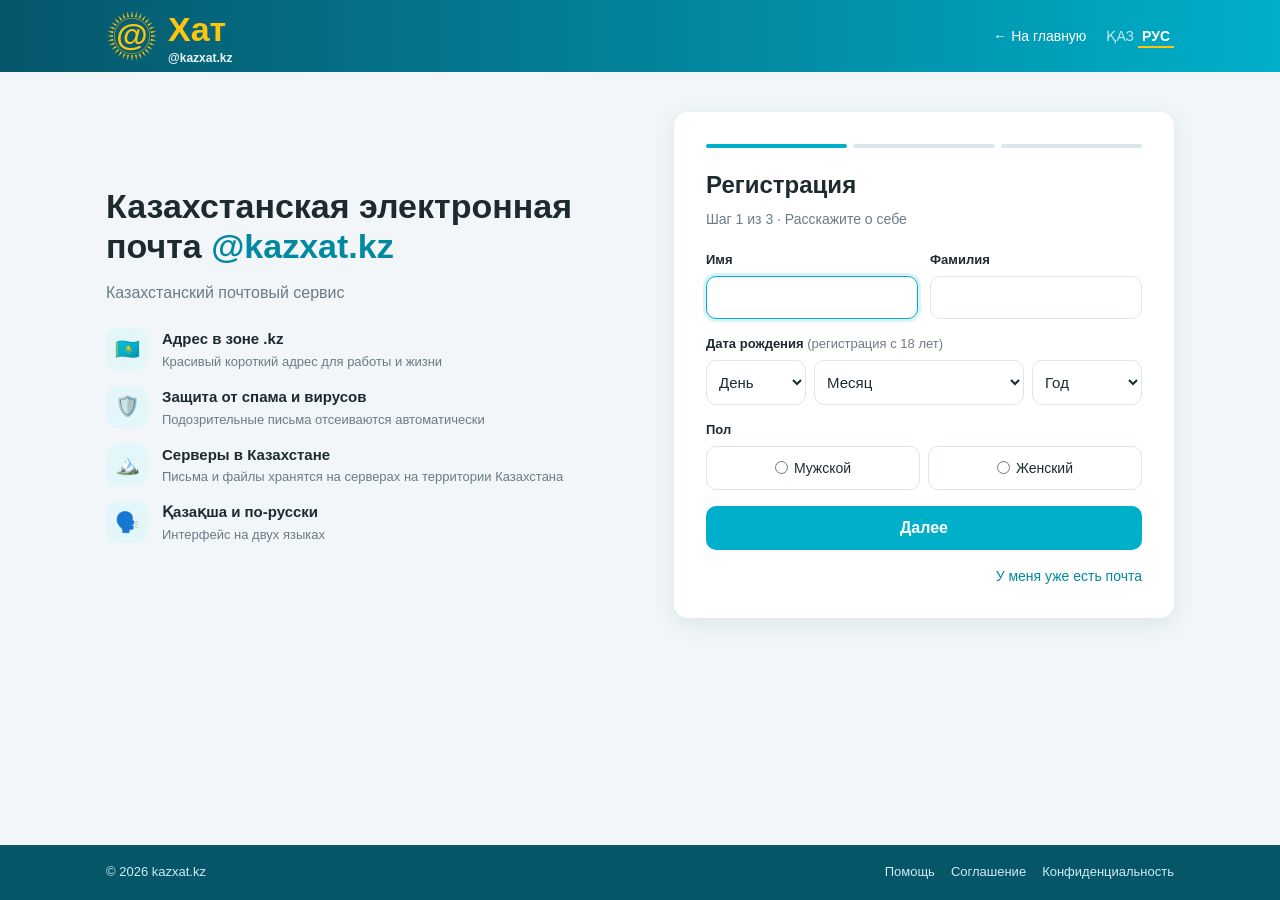
<file: auth.html>
<!DOCTYPE html>
<html lang="ru">
<head>
<meta charset="UTF-8">
<meta name="viewport" content="width=device-width, initial-scale=1">
<script src="lang.js"></script>
<title>Хат.Почта — вход и регистрация</title>
<style>
  :root{
    --blue:#00AFCA; --blue-dark:#0089a0; --blue-deep:#06566a;
    --gold:#FEC50C; --gold-dark:#d9a400;
    --bg:#f2f6f8; --card:#fff; --text:#1d2a30; --muted:#6b7c85; --line:#dde6ea;
    --red:#d63b3b; --green:#1e9e55; --radius:14px;
  }
  *{box-sizing:border-box;margin:0;padding:0}
  body{font-family:-apple-system,"Segoe UI",Roboto,Arial,sans-serif;background:var(--bg);color:var(--text);font-size:15px;line-height:1.45;min-height:100vh;display:flex;flex-direction:column}
  a{color:var(--blue-dark);text-decoration:none}
  a:hover{text-decoration:underline}
  a.btn:hover{text-decoration:none}
  .wrap{max-width:1100px;margin:0 auto;padding:0 16px;width:100%}

  /* Шапка как на главной */
  header{background:linear-gradient(90deg,var(--blue-deep),var(--blue));color:#fff}
  .top{display:flex;align-items:center;height:72px;gap:20px}
  .logo{display:flex;align-items:center;gap:10px;font-weight:800;font-size:34px;color:var(--gold)}
  .logo:hover{text-decoration:none}
  .logo small{display:block;font-size:12px;font-weight:600;color:#e6f7fb;margin-top:-4px}
  .logo-mark{width:52px;height:52px;flex:none}
  .logo-mark .rays{transform-origin:50px 50px;animation:spin 40s linear infinite}
  @keyframes spin{to{transform:rotate(360deg)}}
  .top-right{margin-left:auto;display:flex;align-items:center;gap:16px;font-size:14px}
  .top-right a{color:#fff}
  .lang a{opacity:.75;padding:2px 4px}
  .lang a.on{opacity:1;font-weight:700;border-bottom:2px solid var(--gold)}

  /* Основная часть */
  main{flex:1;display:flex;align-items:flex-start;justify-content:center;padding:40px 0}
  .layout{display:grid;grid-template-columns:1fr 500px;gap:48px;align-items:center}
  .promo h1{font-size:34px;line-height:1.2;margin-bottom:14px}
  .promo h1 span{color:var(--blue-dark)}
  .promo p{color:var(--muted);font-size:16px;margin-bottom:24px;max-width:460px}
  .perks{list-style:none;display:grid;gap:14px}
  .perks li{display:flex;gap:14px;align-items:flex-start}
  .perks .ico{width:42px;height:42px;border-radius:12px;background:#e3f6fa;display:grid;place-items:center;font-size:20px;flex:none}
  .perks b{display:block}
  .perks small{color:var(--muted);font-size:13px}

  .card{background:var(--card);border-radius:var(--radius);box-shadow:0 6px 24px rgba(6,86,106,.10);padding:32px}
  .view{display:none}
  .view.on{display:block;animation:fade .25s}
  @keyframes fade{from{opacity:0;transform:translateY(6px)}to{opacity:1;transform:none}}
  .card h2{font-size:24px;margin-bottom:6px}
  .card .sub{color:var(--muted);font-size:14px;margin-bottom:22px}

  /* Поля */
  .field{margin-bottom:16px}
  .field label{display:block;font-size:13px;font-weight:600;margin-bottom:6px}
  .input{display:flex;align-items:center;border:1.5px solid var(--line);border-radius:10px;background:#fff;transition:border-color .15s,box-shadow .15s}
  .input:focus-within{border-color:var(--blue);box-shadow:0 0 0 3px rgba(0,175,202,.15)}
  .input.err{border-color:var(--red)}
  .input.ok{border-color:var(--green)}
  .input input,.input select{flex:1;min-width:0;border:none;outline:none;background:transparent;padding:12px 14px;font-size:15px;color:var(--text)}
  .input .prefix{padding-left:14px;font-weight:700;color:var(--text)}
  .input .prefix+input{padding-left:8px}
  .input .suffix{padding-right:14px;color:var(--muted);font-weight:600;white-space:nowrap}
  .input .eye{border:none;background:none;cursor:pointer;padding:0 12px;font-size:17px;opacity:.6}
  .input .eye:hover{opacity:1}
  .row2{display:grid;grid-template-columns:1fr 1fr;gap:12px}
  .row3{display:grid;grid-template-columns:100px 1fr 110px;gap:8px}
  .row2>*,.row3>*{min-width:0}
  .input select{padding:12px 8px;cursor:pointer}
  .input textarea{flex:1;min-width:0;border:none;outline:none;background:transparent;padding:12px 14px;font:inherit;color:var(--text);resize:vertical;min-height:110px}
  .err-box{background:#fdecec;color:#a42a2a;border-radius:10px;padding:10px 12px;font-size:13px;margin-bottom:14px}
  .err-box:empty{display:none}
  .hint{font-size:12px;margin-top:5px;color:var(--muted);min-height:16px}
  .hint.err{color:var(--red)}
  .hint.ok{color:var(--green)}
  .sugg{display:flex;flex-wrap:wrap;gap:6px;margin-top:6px}
  .sugg button{border:1px dashed var(--blue);background:#f1fbfd;color:var(--blue-deep);border-radius:20px;padding:4px 10px;font-size:12px;cursor:pointer}
  .sugg button:hover{background:#e0f6fa}
  .seg{display:flex;gap:8px}
  .seg label{flex:1;display:flex;align-items:center;justify-content:center;gap:6px;border:1.5px solid var(--line);border-radius:10px;padding:11px;cursor:pointer;font-size:14px;font-weight:500;margin:0}
  .seg input{accent-color:var(--blue)}
  .seg label:has(input:checked){border-color:var(--blue);background:#f1fbfd}

  .strength{height:5px;border-radius:3px;background:var(--line);margin-top:8px;overflow:hidden}
  .strength i{display:block;height:100%;width:0;transition:width .2s,background .2s}

  .check{display:flex;gap:10px;align-items:flex-start;font-size:13px;color:var(--muted);margin:6px 0 18px;cursor:pointer}
  .check input{margin-top:2px;accent-color:var(--blue);width:16px;height:16px}

  .btn{display:block;width:100%;border:none;border-radius:10px;padding:13px;font-size:16px;font-weight:700;cursor:pointer;text-align:center;transition:background .15s}
  .btn-blue{background:var(--blue);color:#fff}
  .btn-blue:hover{background:var(--blue-dark)}
  .btn-blue:disabled{background:#a9dbe4;cursor:not-allowed}
  .btn-gold{background:var(--gold);color:var(--blue-deep)}
  .btn-gold:hover{background:var(--gold-dark)}
  .btn-ghost{background:none;border:1.5px solid var(--line);color:var(--text);margin-top:10px}
  .btn-ghost:hover{border-color:var(--blue)}
  .links{display:flex;justify-content:space-between;align-items:center;font-size:14px;margin-top:16px}
  .links .linkbtn{font-size:14px}
  .divider{display:flex;align-items:center;gap:12px;color:var(--muted);font-size:13px;margin:20px 0}
  .divider::before,.divider::after{content:"";flex:1;height:1px;background:var(--line)}

  .chip{display:inline-flex;align-items:center;gap:8px;background:#f1f9fb;border-radius:20px;padding:6px 6px 6px 12px;font-weight:600;margin-bottom:18px}
  .chip button{border:none;background:#fff;border-radius:14px;padding:3px 10px;font-size:12px;color:var(--blue-dark);cursor:pointer}
  .back{border:none;background:none;color:var(--blue-dark);cursor:pointer;font-size:14px;margin-bottom:14px;padding:0}

  .notice{border-radius:10px;padding:12px 14px;font-size:13px;margin-bottom:16px;display:none}
  .notice.on{display:block}
  .notice.info{background:#fff8dc;color:#7a5a00}
  .notice.err{background:#fdecec;color:#a42a2a}

  .steps{display:flex;gap:6px;margin-bottom:20px}
  .steps i{flex:1;height:4px;border-radius:2px;background:var(--line)}
  .steps i.on{background:var(--blue)}

  /* шаг 3: способ подтверждения */
  .ways{display:grid;gap:8px}
  .field .way{display:flex;gap:12px;align-items:flex-start;border:1.5px solid var(--line);border-radius:12px;padding:11px 14px;cursor:pointer;margin:0!important;font-weight:400!important}
  .way:has(input:checked){border-color:var(--blue);background:#f1fbfd}
  .way input{margin-top:3px;accent-color:var(--blue);flex:none}
  .way b{display:block;font-size:14px}
  .way small{display:block;color:var(--muted);font-size:12.5px;font-weight:400}
  .badge{background:var(--gold);color:var(--blue-deep);font-size:11px;border-radius:8px;padding:1px 7px;margin-left:6px;font-weight:700;vertical-align:1px}
  .cap{display:flex;gap:10px;align-items:center;margin-bottom:8px}
  .cap img{height:64px;width:210px;max-width:65%;border-radius:10px;border:1.5px solid var(--line);background:#f1f9fb;flex:none}
  .linkbtn{border:none;background:none;color:var(--blue-dark);cursor:pointer;font-size:13px;padding:0;text-align:left}
  .linkbtn:hover{text-decoration:underline}
  .linkbtn:disabled{color:var(--muted);cursor:default;text-decoration:none}
  .sub-step{display:none}
  .sub-step.on{display:block}
  .wait{display:flex;align-items:center;gap:10px;color:var(--muted);font-size:14px;margin:16px 0}
  .spin{width:18px;height:18px;border:2.5px solid var(--line);border-top-color:var(--blue);border-radius:50%;animation:rot .9s linear infinite;flex:none}
  @keyframes rot{to{transform:rotate(360deg)}}
  .btn-tg{background:#2aabee;color:#fff}
  .btn-tg:hover{background:#1e96d1}
  .tg-steps{margin:4px 0 6px 18px;font-size:14px;color:var(--text)}
  .tg-steps li{margin:4px 0}
  .small{font-size:12.5px;color:var(--muted);margin-top:10px;word-break:break-all}
  .done-ico{width:64px;height:64px;margin:0 auto 10px;display:block}

  .done{text-align:center}
  .done .big{font-size:56px;margin-bottom:10px}
  .done .addr{display:inline-block;font-size:20px;font-weight:800;color:var(--blue-deep);background:#f1f9fb;border-radius:10px;padding:10px 18px;margin:12px 0 20px}

  /* Соглашение и Политика: широкая карточка без левой колонки */
  .layout.legal-mode{grid-template-columns:1fr;max-width:860px;margin:0 auto}
  .layout.legal-mode .promo{display:none}
  .view.legal h2{font-size:24px;line-height:1.3}
  .view.legal h3{font-size:17px;margin:22px 0 8px;color:var(--blue-deep)}
  .view.legal p{margin:0 0 10px;line-height:1.6}
  .view.legal ul{margin:0 0 10px 22px;line-height:1.6}
  .view.legal li{margin:3px 0}
  /* язык Соглашения и Политики: ҚАЗ или РУС (lang.js ставит <html lang="kk">) */
  html[lang="kk"] .legal-ru{display:none}
  html:not([lang="kk"]) .legal-kk{display:none}
  .rk-table{width:100%;border-collapse:collapse;margin:4px 0 12px;font-size:14px}
  .rk-table th,.rk-table td{border-bottom:1px solid var(--line);padding:9px 10px;text-align:left;vertical-align:top}
  .rk-table th{background:#f1f9fb;color:var(--blue-deep);font-weight:700}
  .about-btns{display:flex;gap:12px;margin:18px 0 6px;flex-wrap:wrap}
  .about-btns .btn{width:auto;flex:1 1 200px}
  #f-rk{margin-top:8px}
  .view.legal .legal-also{margin-top:22px;padding-top:14px;border-top:1px solid var(--line);color:var(--muted)}
  footer{background:var(--blue-deep);color:#cfeaf1;font-size:13px;padding:18px 0}
  footer .wrap{display:flex;justify-content:space-between;flex-wrap:wrap;gap:12px}
  footer a{color:#cfeaf1;margin-left:16px}

  @media(max-width:880px){
    .layout{grid-template-columns:1fr;max-width:480px;margin:0 auto}
    .promo{display:none}
    main{padding:20px 0}
    .card{padding:24px 20px}
  }
</style>
</head>
<body>

<header>
  <div class="wrap top">
    <a href="index.html" class="logo"><svg class="logo-mark" viewBox="0 0 100 100"></svg><div>Хат<small>@kazxat.kz</small></div></a>
    <div class="top-right">
      <a href="index.html">← На главную</a>
      <div class="lang"><a href="#">ҚАЗ</a><a href="#" class="on">РУС</a></div>
    </div>
  </div>
</header>

<main>
  <div class="wrap layout">

    <!-- Левая часть: чем хороша почта -->
    <section class="promo">
      <h1>Казахстанская электронная почта <span>@kazxat.kz</span></h1>
      <p>Казахстанский почтовый сервис</p>
      <ul class="perks">
        <li><span class="ico">🇰🇿</span><div><b>Адрес в зоне .kz</b><small>Красивый короткий адрес для работы и жизни</small></div></li>
        <li><span class="ico">🛡️</span><div><b>Защита от спама и вирусов</b><small>Подозрительные письма отсеиваются автоматически</small></div></li>
        <li><span class="ico">🏔️</span><div><b>Серверы в Казахстане</b><small>Письма и файлы хранятся на серверах на территории Казахстана</small></div></li>
        <li><span class="ico">🗣️</span><div><b>Қазақша и по-русски</b><small>Интерфейс на двух языках</small></div></li>
      </ul>
    </section>

    <!-- Правая часть: карточка с видами -->
    <section class="card">

      <!-- ВИД 1: ВХОД, шаг 1 — адрес -->
      <div class="view" id="v-login">
        <h2>Вход в почту</h2>
        <div class="sub">Введите адрес вашего ящика</div>
        <form id="f-login1" novalidate>
          <div class="field">
            <label for="l-user">Почта</label>
            <div class="input" id="l-user-box"><input id="l-user" autocomplete="username" placeholder="имя" autofocus><span class="suffix">@kazxat.kz</span></div>
            <div class="hint" id="l-user-hint"></div>
          </div>
          <button class="btn btn-blue">Далее</button>
        </form>
        <div class="divider">нет ящика?</div>
        <a class="btn btn-gold" href="#register">Создать почту</a>
      </div>

      <!-- ВИД 2: ВХОД, шаг 2 — пароль -->
      <div class="view" id="v-password">
        <h2>Введите пароль</h2>
        <div class="chip"><span id="p-email"></span><button type="button" onclick="go('login')">изменить</button></div>
        <div class="notice" id="p-notice"></div>
        <form id="f-login2" novalidate>
          <div class="field">
            <label for="p-pass">Пароль</label>
            <div class="input"><input type="password" id="p-pass" autocomplete="current-password"><button type="button" class="eye" data-for="p-pass">👁</button></div>
          </div>
          <label class="check"><input type="checkbox" checked> Запомнить меня на этом компьютере</label>
          <button class="btn btn-blue">Войти</button>
        </form>
        <div class="links"><a href="#restore">Забыли пароль?</a><a href="#register">Создать почту</a></div>
      </div>

      <!-- ВИД 3: РЕГИСТРАЦИЯ, шаг 1 — о себе -->
      <div class="view" id="v-register">
        <div class="steps"><i class="on"></i><i></i><i></i></div>
        <h2>Регистрация</h2>
        <div class="sub">Шаг 1 из 3 · Расскажите о себе</div>
        <form id="f-reg1" novalidate>
          <div class="row2">
            <div class="field"><label for="r-name">Имя</label><div class="input"><input id="r-name" autocomplete="given-name"></div></div>
            <div class="field"><label for="r-surname">Фамилия</label><div class="input"><input id="r-surname" autocomplete="family-name"></div></div>
          </div>
          <div class="field">
            <label>Дата рождения <span style="font-weight:400;color:var(--muted)">(регистрация с 18 лет)</span></label>
            <div class="row3">
              <div class="input"><select id="r-day"></select></div>
              <div class="input"><select id="r-month"></select></div>
              <div class="input"><select id="r-year"></select></div>
            </div>
          </div>
          <div class="field">
            <label>Пол</label>
            <div class="seg">
              <label><input type="radio" name="gender" value="m"> Мужской</label>
              <label><input type="radio" name="gender" value="f"> Женский</label>
            </div>
          </div>
          <div class="err-box" id="r1-hint"></div>
          <button class="btn btn-blue">Далее</button>
        </form>
        <div class="links"><span></span><a href="https://mail.kazxat.kz/rc/">У меня уже есть почта</a></div>
      </div>

      <!-- ВИД 4: РЕГИСТРАЦИЯ, шаг 2 — адрес и пароль -->
      <div class="view" id="v-register2">
        <div class="steps"><i class="on"></i><i class="on"></i><i></i></div>
        <button class="back" onclick="go('register')">← Назад</button>
        <h2>Придумайте адрес</h2>
        <div class="sub">Шаг 2 из 3 · Адрес и пароль</div>
        <form id="f-reg2" novalidate>
          <div class="field">
            <label for="r-user">Адрес почты</label>
            <div class="input" id="r-user-box"><input id="r-user" autocomplete="off" placeholder="например, aidar.serikov"><span class="suffix">@kazxat.kz</span></div>
            <div class="hint" id="r-user-hint">Латинские буквы, цифры, точка, дефис и подчёркивание</div>
            <div class="sugg" id="r-sugg"></div>
          </div>
          <div class="field">
            <label for="r-pass">Пароль</label>
            <div class="input"><input type="password" id="r-pass" autocomplete="new-password"><button type="button" class="eye" data-for="r-pass">👁</button></div>
            <div class="strength"><i id="r-str"></i></div>
            <div class="hint" id="r-pass-hint">Не меньше 8 символов: буквы и цифры</div>
          </div>
          <div class="field">
            <label for="r-pass2">Повторите пароль</label>
            <div class="input" id="r-pass2-box"><input type="password" id="r-pass2" autocomplete="new-password"></div>
            <div class="hint" id="r-pass2-hint"></div>
          </div>
          <button class="btn btn-blue">Далее</button>
        </form>
      </div>

      <!-- ВИД 5: РЕГИСТРАЦИЯ, шаг 3 — подтверждение -->
      <div class="view" id="v-register3">
        <div class="steps"><i class="on"></i><i class="on"></i><i class="on"></i></div>

        <!-- 3а: выбор способа -->
        <div class="sub-step on" id="s3-choose">
          <button class="back" onclick="go('register2')">← Назад</button>
          <h2>Подтвердите регистрацию</h2>
          <div class="sub">Шаг 3 из 3 · Так мы защищаем почту от спам-роботов</div>
          <form id="f-reg3" novalidate>
            <div class="field">
              <label>Способ подтверждения</label>
              <div class="ways">
                <label class="way"><input type="radio" name="way" value="tg" checked><div><b>Через Telegram<span class="badge">лучше всего</span></b><small>Бот попросит поделиться номером. Через него можно будет восстановить пароль</small></div></label>
                <label class="way"><input type="radio" name="way" value="email"><div><b>Через другую почту</b><small>Пришлём код на Gmail, Mail.ru или другой ящик</small></div></label>
                <label class="way"><input type="radio" name="way" value="none"><div><b>Без подтверждения</b><small>Не больше 1 ящика в сутки. Восстановить забытый пароль будет нельзя</small></div></label>
              </div>
            </div>
            <div class="field" id="r-email-field" hidden>
              <label for="r-email">Ваша другая почта</label>
              <div class="input" id="r-email-box"><input id="r-email" type="email" autocomplete="email" placeholder="name@gmail.com"></div>
              <div class="hint" id="r-email-hint">На неё придёт код из 6 цифр</div>
            </div>
            <div class="field">
              <label for="r-cap">Я не робот: введите цифры с картинки</label>
              <div class="cap"><img id="r-cap-img" alt="Цифры для проверки"><button type="button" class="linkbtn" id="r-cap-new">Другая картинка</button></div>
              <div class="input" id="r-cap-box"><input id="r-cap" inputmode="numeric" autocomplete="off" maxlength="5" placeholder="5 цифр"></div>
            </div>
            <label class="check"><input type="checkbox" id="r-terms"> <span>Я принимаю <a href="auth.html#terms" target="_blank" rel="noopener">Пользовательское соглашение</a> и <a href="auth.html#privacy" target="_blank" rel="noopener">Политику конфиденциальности</a></span></label>
            <div class="notice err" id="r3-notice"></div>
            <button class="btn btn-blue" id="r-submit" disabled>Продолжить</button>
          </form>
        </div>

        <!-- 3б: Telegram -->
        <div class="sub-step" id="s3-tg">
          <h2>Подтвердите в Telegram</h2>
          <div class="sub">Регистрация ящика</div><div class="chip"><span class="s3-addr" data-noi18n></span></div>
          <ol class="tg-steps">
            <li>Нажмите кнопку ниже — откроется бот @kazxat_kz_bot</li>
            <li>В боте нажмите «Запустить», затем «Поделиться номером»</li>
            <li>Вернитесь сюда — ящик создастся сам</li>
          </ol>
          <a class="btn btn-tg" id="tg-open" target="_blank" rel="noopener" style="margin-top:14px">Открыть Telegram</a>
          <div class="wait"><span class="spin"></span><span id="tg-wait">Ждём подтверждения…</span></div>
          <div class="small">Telegram на другом устройстве? Откройте там эту ссылку: <span id="tg-link" data-noi18n></span></div>
          <button class="btn btn-ghost" type="button" onclick="backToChoose()">Выбрать другой способ</button>
        </div>

        <!-- 3в: код из письма -->
        <div class="sub-step" id="s3-email">
          <h2>Введите код из письма</h2>
          <div class="sub">Мы отправили код на этот адрес. Если письма нет, проверьте папку «Спам».</div>
          <div class="chip"><span id="s3-email-to" data-noi18n></span></div>
          <form id="f-code" novalidate>
            <div class="field">
              <label for="r-code">Код из 6 цифр</label>
              <div class="input" id="r-code-box"><input id="r-code" inputmode="numeric" autocomplete="one-time-code" maxlength="6"></div>
            </div>
            <div class="notice err" id="code-notice"></div>
            <button class="btn btn-blue">Подтвердить</button>
          </form>
          <div class="links"><button type="button" class="linkbtn" id="code-resend" disabled>Отправить ещё раз</button><button type="button" class="linkbtn" onclick="backToChoose()">Другой способ</button></div>
        </div>

        <!-- 3г: создаём ящик -->
        <div class="sub-step" id="s3-making">
          <h2>Создаём ящик…</h2>
          <div class="wait"><span class="spin"></span><span>Это займёт несколько секунд</span></div>
        </div>
      </div>

      <!-- ВИД 6: ГОТОВО -->
      <div class="view done" id="v-done">
        <svg class="done-ico" viewBox="0 0 64 64" aria-hidden="true"><circle cx="32" cy="32" r="30" fill="#e3f6fa"/><path d="M19 33l9 9 17-19" fill="none" stroke="#1e9e55" stroke-width="5" stroke-linecap="round" stroke-linejoin="round"/></svg>
        <h2>Почта создана!</h2>
        <div class="sub">Ваш новый адрес:</div>
        <div class="addr" id="d-addr"></div>
        <a class="btn btn-blue" id="d-go" href="https://mail.kazxat.kz/rc/">Перейти в почту</a>
        <a class="btn btn-ghost" href="index.html">На главную</a>
      </div>

      <!-- ВИД 7: ВОССТАНОВЛЕНИЕ ПАРОЛЯ -->
      <div class="view" id="v-restore">

        <!-- 7а: адрес ящика -->
        <div class="sub-step on" id="rs-ask">
          <a class="back" href="https://mail.kazxat.kz/rc/">← Ко входу</a>
          <h2>Восстановление доступа</h2>
          <div class="sub">Пришлём код в Telegram или на резервную почту, которые вы указали при регистрации</div>
          <form id="f-restore" novalidate>
            <div class="field">
              <label for="rs-user">Почта</label>
              <div class="input" id="rs-user-box"><input id="rs-user" autocomplete="username" placeholder="имя"><span class="suffix">@kazxat.kz</span></div>
            </div>
            <div class="field">
              <label for="rs-cap">Я не робот: введите цифры с картинки</label>
              <div class="cap"><img id="rs-cap-img" alt="Цифры для проверки"><button type="button" class="linkbtn" id="rs-cap-new">Другая картинка</button></div>
              <div class="input" id="rs-cap-box"><input id="rs-cap" inputmode="numeric" autocomplete="off" maxlength="5" placeholder="5 цифр"></div>
            </div>
            <div class="notice err" id="rs-notice"></div>
            <button class="btn btn-blue" id="rs-submit">Получить код</button>
          </form>
          <div class="links"><a href="https://mail.kazxat.kz/rc/">Вспомнил пароль</a><a href="#support">Поддержка</a></div>
        </div>

        <!-- 7б: код и новый пароль -->
        <div class="sub-step" id="rs-code">
          <button class="back" type="button" onclick="restoreAgain()">← Назад</button>
          <h2>Придумайте новый пароль</h2>
          <div class="sub" id="rs-sent">Мы отправили код</div>
          <div class="chip"><span id="rs-to" data-noi18n></span></div>
          <form id="f-reset" novalidate>
            <div class="field">
              <label for="rs-codein">Код из 6 цифр</label>
              <div class="input"><input id="rs-codein" inputmode="numeric" autocomplete="one-time-code" maxlength="6"></div>
            </div>
            <div class="field">
              <label for="rs-pass">Новый пароль</label>
              <div class="input"><input type="password" id="rs-pass" autocomplete="new-password"><button type="button" class="eye" data-for="rs-pass">👁</button></div>
              <div class="hint">Не меньше 8 символов: латинские буквы и цифры</div>
            </div>
            <div class="field">
              <label for="rs-pass2">Повторите пароль</label>
              <div class="input" id="rs-pass2-box"><input type="password" id="rs-pass2" autocomplete="new-password"></div>
            </div>
            <div class="notice err" id="rs-code-notice"></div>
            <button class="btn btn-blue" id="rs-save">Сменить пароль</button>
          </form>
          <div class="links"><button type="button" class="linkbtn" onclick="restoreAgain()">Код не пришёл</button><a href="#support">Поддержка</a></div>
        </div>

        <!-- 7в: готово -->
        <div class="sub-step done" id="rs-done">
          <svg class="done-ico" viewBox="0 0 64 64" aria-hidden="true"><circle cx="32" cy="32" r="30" fill="#e3f6fa"/><path d="M19 33l9 9 17-19" fill="none" stroke="#1e9e55" stroke-width="5" stroke-linecap="round" stroke-linejoin="round"/></svg>
          <h2>Пароль изменён</h2>
          <div class="sub">Теперь войдите с новым паролем</div>
          <div class="addr" id="rs-addr" data-noi18n></div>
          <a class="btn btn-blue" href="https://mail.kazxat.kz/rc/">Войти в почту</a>
        </div>
      </div>

      <!-- ВИД 9: ПОЛЬЗОВАТЕЛЬСКОЕ СОГЛАШЕНИЕ -->
      <div class="view legal" id="v-terms" data-noi18n>
        <div class="legal-ru">
        <a class="back" href="#register">← К регистрации</a>
        <h2>Пользовательское соглашение сервиса «Хат» (kazxat.kz)</h2>
        <div class="sub">Дата публикации: 23 ноября 2026 г.</div>

        <h3>1. Общие положения</h3>
        <p>1.1. Настоящее Пользовательское соглашение (далее — «Соглашение») регулирует отношения между Администрацией портала и почтового сервиса «Хат» (kazxat.kz, mail.kazxat.kz, далее — «Сервис») и физическим лицом, использующим Сервис (далее — «Пользователь»).</p>
        <p>1.2. Регистрация почтового ящика в домене @kazxat.kz, а также использование любых функций портала (новости, погода, курсы валют, веб-почта, «Хат Диск») означает полное и безоговорочное принятие Пользователем условий настоящего Соглашения (акцепт оферты в соответствии со статьями 395 и 396 Гражданского кодекса Республики Казахстан).</p>
        <p>1.3. Использование Сервиса допускается исключительно лицами, достигшими 18-летнего возраста. Регистрируясь в Сервисе, Пользователь подтверждает своё совершеннолетие.</p>

        <h3>2. Регистрация и учётная запись</h3>
        <p>2.1. Регистрация почтового ящика осуществляется бесплатно одним из доступных способов:</p>
        <ul>
          <li>с подтверждением номера телефона (операторов Республики Казахстан, +7 7xx) через официального Telegram-бота @kazxat_kz_bot;</li>
          <li>с подтверждением через резервный адрес электронной почты;</li>
          <li>без подтверждения контактов — с прохождением проверки капчей и ограничением не более 1 регистрации в сутки с одного IP-адреса.</li>
        </ul>
        <p>2.2. Пользователь самостоятельно несёт ответственность за сохранность своего пароля и все действия, совершаемые под его учётной записью.</p>
        <p>2.3. Восстановление забытого пароля доступно автоматически только для учётных записей, привязанных к Telegram-боту или резервной электронной почте. Для ящиков, созданных без подтверждения, восстановление пароля не гарантируется и рассматривается службой поддержки в индивидуальном порядке.</p>

        <h3>3. Условия использования почты и «Хат Диска»</h3>
        <p>3.1. Каждому Пользователю бесплатно предоставляются:</p>
        <ul>
          <li>почтовый ящик объёмом 3 ГБ (максимальный размер одного письма — 35 МБ, вложений — до 26 МБ);</li>
          <li>хранилище для передачи больших файлов «Хат Диск» общим объёмом 5 ГБ на одного Пользователя (максимальный размер одного файла — до 2 ГБ).</li>
        </ul>
        <p>3.2. Файлы, загруженные в «Хат Диск», хранятся 30 календарных дней с момента загрузки, после чего автоматически и безвозвратно удаляются. Сервис не предназначен для постоянного хранения резервных копий и не несёт ответственности за истечение срока хранения файлов.</p>
        <p>3.3. Администрация вправе временно приостанавливать загрузку новых файлов в «Хат Диск» при проведении технических работ или снижении свободного дискового пространства на сервере до критического уровня; при этом работа электронной почты сохраняется в штатном режиме.</p>

        <h3>4. Запрещённые действия</h3>
        <p>Пользователю запрещается использовать почтовый ящик и «Хат Диск» для:</p>
        <p>4.1. Массовых несанкционированных рассылок (спама), фишинга, распространения вредоносного программного обеспечения.</p>
        <p>4.2. Размещения, хранения и пересылки материалов, нарушающих законодательство Республики Казахстан (включая экстремистские материалы, порнографию, призывы к насилию, нарушение авторских прав).</p>
        <p>4.3. Автоматизированных регистраций, подбора паролей, создания избыточной нагрузки на серверы Сервиса и обхода технических ограничений.</p>
        <p>4.4. При выявлении нарушений Администрация вправе заблокировать или удалить учётную запись и загруженные файлы без предварительного уведомления.</p>

        <h3>5. Ограничение ответственности и заключительные положения</h3>
        <p>5.1. Сервис предоставляется по принципу «как есть» (as is). Администрация прилагает разумные усилия для обеспечения бесперебойной работы почты, однако не гарантирует отсутствие технических сбоев и не возмещает косвенные убытки Пользователя.</p>
        <p>5.2. Информационные материалы на главной странице (новости сторонних СМИ, прогноз погоды, курсы валют) носят справочный характер.</p>
        <p>5.3. По всем вопросам работы Сервиса Пользователь может обратиться в службу поддержки через <a href="#support">форму на сайте</a> или по адресу support@kazxat.kz.</p>
        <p class="legal-also">См. также: <a href="#privacy">Политика конфиденциальности</a></p>
        </div>
        <div class="legal-kk">
        <a class="back" href="#register">← Тіркелуге</a>
        <h2>Пайдаланушылық келісім — «Хат» сервисі (kazxat.kz)</h2>
        <div class="sub">Жарияланған күні: 2026 жылғы 23 қараша</div>

        <h3>1. Жалпы ережелер</h3>
        <p>1.1. Осы Пайдаланушылық келісім (бұдан әрі — «Келісім») «Хат» порталы мен пошта сервисінің (kazxat.kz, mail.kazxat.kz, бұдан әрі — «Сервис») Әкімшілігі мен Сервисті пайдаланатын жеке тұлға (бұдан әрі — «Пайдаланушы») арасындағы қатынастарды реттейді.</p>
        <p>1.2. @kazxat.kz доменінде пошта жәшігін тіркеу, сондай-ақ порталдың кез келген функциясын (жаңалықтар, ауа райы, валюта бағамдары, веб-пошта, «Хат Диск») пайдалану Пайдаланушының осы Келісім талаптарын толық және сөзсіз қабылдағанын білдіреді (Қазақстан Республикасы Азаматтық кодексінің 395 және 396-баптарына сәйкес офертаны акцептілеу).</p>
        <p>1.3. Сервисті тек 18 жасқа толған тұлғалар ғана пайдалана алады. Сервисте тіркеле отырып, Пайдаланушы өзінің кәмелетке толғанын растайды.</p>

        <h3>2. Тіркелу және есептік жазба</h3>
        <p>2.1. Пошта жәшігін тіркеу тегін және мына тәсілдердің бірімен жүзеге асырылады:</p>
        <ul>
          <li>телефон нөмірін (Қазақстан Республикасы операторлары, +7 7xx) ресми @kazxat_kz_bot Telegram-боты арқылы растау;</li>
          <li>резервтік электрондық пошта мекенжайы арқылы растау;</li>
          <li>байланыс деректерін растамай — капча тексеруінен өтіп, бір IP-мекенжайдан тәулігіне 1 тіркеуден аспайтын шектеумен.</li>
        </ul>
        <p>2.2. Пайдаланушы өз құпиясөзінің сақталуына және өз есептік жазбасы арқылы жасалатын барлық әрекеттерге өзі жауапты болады.</p>
        <p>2.3. Ұмытылған құпиясөзді автоматты түрде қалпына келтіру тек Telegram-ботқа немесе резервтік электрондық поштаға байланыстырылған есептік жазбалар үшін қолжетімді. Растаусыз ашылған жәшіктер үшін құпиясөзді қалпына келтіруге кепілдік берілмейді, мұндай өтініштерді қолдау қызметі жеке тәртіппен қарайды.</p>

        <h3>3. Поштаны және «Хат Дискіні» пайдалану шарттары</h3>
        <p>3.1. Әрбір Пайдаланушыға тегін беріледі:</p>
        <ul>
          <li>көлемі 3 ГБ пошта жәшігі (бір хаттың ең үлкен көлемі — 35 МБ, тіркемелер — 26 МБ-қа дейін);</li>
          <li>үлкен файлдарды жіберуге арналған «Хат Диск» қоймасы — бір Пайдаланушыға жалпы көлемі 5 ГБ (бір файлдың ең үлкен көлемі — 2 ГБ-қа дейін).</li>
        </ul>
        <p>3.2. «Хат Дискіге» жүктелген файлдар жүктелген сәттен бастап 30 күнтізбелік күн сақталады, содан кейін автоматты түрде және қайтарылмастай жойылады. Сервис резервтік көшірмелерді тұрақты сақтауға арналмаған және файлдарды сақтау мерзімінің өтуіне жауап бермейді.</p>
        <p>3.3. Техникалық жұмыстар жүргізілген кезде немесе сервердегі бос дискілік орын сындарлы деңгейге дейін азайған жағдайда Әкімшілік «Хат Дискіге» жаңа файлдарды жүктеуді уақытша тоқтатуға құқылы; бұл ретте электрондық пошта қалыпты режимде жұмыс істей береді.</p>

        <h3>4. Тыйым салынған әрекеттер</h3>
        <p>Пайдаланушыға пошта жәшігін және «Хат Дискіні» мыналар үшін пайдалануға тыйым салынады:</p>
        <p>4.1. Жаппай рұқсатсыз таратылымдар (спам), фишинг, зиянды бағдарламалық жасақтаманы тарату.</p>
        <p>4.2. Қазақстан Республикасының заңнамасын бұзатын материалдарды (оның ішінде экстремистік материалдарды, порнографияны, зорлық-зомбылыққа шақыруларды, авторлық құқықтарды бұзуды) орналастыру, сақтау және жіберу.</p>
        <p>4.3. Автоматтандырылған тіркеулер, құпиясөздерді іріктеу, Сервис серверлеріне шамадан тыс жүктеме түсіру және техникалық шектеулерді айналып өту.</p>
        <p>4.4. Бұзушылықтар анықталған жағдайда Әкімшілік есептік жазбаны және жүктелген файлдарды алдын ала ескертусіз бұғаттауға немесе жоюға құқылы.</p>

        <h3>5. Жауапкершілікті шектеу және қорытынды ережелер</h3>
        <p>5.1. Сервис «бар күйінде» (as is) ұсынылады. Әкімшілік поштаның үздіксіз жұмыс істеуі үшін ақылға қонымды күш-жігер жұмсайды, алайда техникалық іркілістердің болмайтынына кепілдік бермейді және Пайдаланушының жанама шығындарын өтемейді.</p>
        <p>5.2. Басты беттегі ақпараттық материалдар (бөгде БАҚ жаңалықтары, ауа райы болжамы, валюта бағамдары) анықтамалық сипатта болады.</p>
        <p>5.3. Сервис жұмысына қатысты барлық мәселелер бойынша Пайдаланушы қолдау қызметіне <a href="#support">сайттағы форма</a> арқылы немесе support@kazxat.kz мекенжайы бойынша жүгіне алады.</p>
        <p class="legal-also">Сондай-ақ қараңыз: <a href="#privacy">Құпиялылық саясаты</a></p>
        </div>
      </div>

      <!-- ВИД 10: ПОЛИТИКА КОНФИДЕНЦИАЛЬНОСТИ -->
      <div class="view legal" id="v-privacy" data-noi18n>
        <div class="legal-ru">
        <a class="back" href="#register">← К регистрации</a>
        <h2>Политика конфиденциальности и обработки персональных данных сервиса «Хат» (kazxat.kz)</h2>
        <div class="sub">Дата публикации: 23 ноября 2026 г.</div>

        <h3>1. Общие положения</h3>
        <p>1.1. Настоящая Политика разработана в соответствии с Законом Республики Казахстан от 21 мая 2013 года № 94-V «О персональных данных и их защите» и определяет порядок сбора, хранения и защиты информации о пользователях портала и почтового сервиса «Хат» (kazxat.kz, mail.kazxat.kz).</p>
        <p>1.2. Серверы и базы данных Сервиса, на которых хранятся почта, файлы «Хат Диска» и регистрационные данные, размещены на территории Республики Казахстан (г. Алматы). Исключения, при которых данные проходят через сервисы за пределами Казахстана, перечислены в пунктах 2.1 и 2.3.</p>

        <h3>2. Какие данные мы собираем</h3>
        <p>Сервис придерживается принципа минимизации данных и собирает только информацию, технически необходимую для работы почты и защиты от злоупотреблений.</p>
        <p>2.1. При регистрации и подтверждении:</p>
        <ul>
          <li>выбранное имя почтового ящика (@kazxat.kz) и отображаемое имя;</li>
          <li>пароль — только в хэшированном виде; в открытом виде он недоступен даже Администрации;</li>
          <li>при подтверждении через бота @kazxat_kz_bot — идентификатор чата Telegram (chat_id) и необратимый хэш номера телефона; сам номер телефона не сохраняется. Сообщения бота (коды подтверждения и восстановления) передаются через серверы Telegram;</li>
          <li>резервный адрес электронной почты (только при выборе подтверждения по почте);</li>
          <li>IP-адрес и дата/время регистрации (для защиты от спам-регистраций).</li>
        </ul>
        <p>2.2. При использовании почты, профиля и «Хат Диска»:</p>
        <ul>
          <li>содержимое писем, адресная книга, загружаемый аватар профиля и файлы, передаваемые через «Хат Диск» (в течение срока их хранения — 30 дней);</li>
          <li>сведения, которые Пользователь указывает при обращении в службу поддержки (имя, адрес для ответа, текст), а также IP-адрес отправки обращения.</li>
        </ul>
        <p>2.3. На главной странице портала (kazxat.kz):</p>
        <ul>
          <li>для определения города и показа прогноза погоды браузер Пользователя сам обращается к внешним сервисам (Open-Meteo, ipapi.co, geojs.io, bigdatacloud.net); им передаются IP-адрес или координаты (координаты GPS — только по явному нажатию Пользователя), но не данные учётной записи и не содержимое почты; Сервис эти данные у себя не сохраняет;</li>
          <li>браузер сохраняет на устройстве Пользователя выбранный язык интерфейса (ҚАЗ/РУС), город для погоды и тему оформления; для работы веб-почты используются cookie активной сессии.</li>
        </ul>

        <h3>3. Цели обработки данных</h3>
        <p>Данные обрабатываются исключительно для:</p>
        <ul>
          <li>создания и обслуживания почтового ящика и хранилища «Хат Диск»;</li>
          <li>отправки кодов подтверждения и восстановления пароля;</li>
          <li>обеспечения безопасности, фильтрации спама и предотвращения автоматических атак;</li>
          <li>ответа на обращения в службу поддержки.</li>
        </ul>

        <h3>4. Передача третьим лицам и защита данных</h3>
        <p>4.1. Администрация не продаёт, не передаёт и не раскрывает персональные данные и переписку Пользователей третьим лицам, за исключением случаев, прямо предусмотренных законодательством Республики Казахстан, по официальному запросу уполномоченных государственных органов.</p>
        <p>4.2. При отображении рекламных блоков на портале (в случае их подключения) рекламные сети могут использовать собственные файлы cookie в соответствии с их политиками конфиденциальности, без доступа к содержимому почты Пользователя.</p>
        <p>4.3. Доступ к серверной инфраструктуре ограничен, все соединения с Сервисом защищены шифрованием (HTTPS/TLS).</p>

        <h3>5. Права Пользователя и удаление данных</h3>
        <p>5.1. Пользователь вправе в любой момент изменить свои данные, аватар или пароль в Личном кабинете веб-почты и самостоятельно удалять письма. Файлы «Хат Диска» удаляются автоматически через 30 дней; удалить файл раньше можно по запросу в службу поддержки.</p>
        <p>5.2. Пользователь имеет право запросить полное удаление своего почтового ящика и связанных с ним регистрационных данных, направив запрос с этого ящика на адрес support@kazxat.kz.</p>
        <p class="legal-also">См. также: <a href="#terms">Пользовательское соглашение</a></p>
        </div>
        <div class="legal-kk">
        <a class="back" href="#register">← Тіркелуге</a>
        <h2>«Хат» сервисінің (kazxat.kz) құпиялылық және дербес деректерді өңдеу саясаты</h2>
        <div class="sub">Жарияланған күні: 2026 жылғы 23 қараша</div>

        <h3>1. Жалпы ережелер</h3>
        <p>1.1. Осы Саясат «Дербес деректер және оларды қорғау туралы» 2013 жылғы 21 мамырдағы № 94-V Қазақстан Республикасының Заңына сәйкес әзірленген және «Хат» порталы мен пошта сервисінің (kazxat.kz, mail.kazxat.kz) пайдаланушылары туралы ақпаратты жинау, сақтау және қорғау тәртібін айқындайды.</p>
        <p>1.2. Пошта, «Хат Диск» файлдары және тіркеу деректері сақталатын Сервис серверлері мен дерекқорлары Қазақстан Республикасының аумағында (Алматы қ.) орналасқан. Деректер Қазақстаннан тыс сервистер арқылы өтетін жағдайлар 2.1 және 2.3-тармақтарда көрсетілген.</p>

        <h3>2. Біз қандай деректерді жинаймыз</h3>
        <p>Сервис деректерді барынша аз жинау қағидатын ұстанады және поштаның жұмысы мен теріс пайдаланудан қорғау үшін техникалық тұрғыдан қажетті ақпаратты ғана жинайды.</p>
        <p>2.1. Тіркелу және растау кезінде:</p>
        <ul>
          <li>таңдалған пошта жәшігінің атауы (@kazxat.kz) және көрсетілетін аты;</li>
          <li>құпиясөз — тек хэштелген түрде; ашық түрде ол тіпті Әкімшілікке де қолжетімсіз;</li>
          <li>@kazxat_kz_bot боты арқылы растағанда — Telegram чатының идентификаторы (chat_id) және телефон нөмірінің қайтымсыз хэші; телефон нөмірінің өзі сақталмайды. Боттың хабарламалары (растау және қалпына келтіру кодтары) Telegram серверлері арқылы беріледі;</li>
          <li>резервтік электрондық пошта мекенжайы (тек пошта арқылы растау таңдалғанда);</li>
          <li>IP-мекенжай және тіркелген күні мен уақыты (спам-тіркеулерден қорғау үшін).</li>
        </ul>
        <p>2.2. Поштаны, профильді және «Хат Дискіні» пайдаланғанда:</p>
        <ul>
          <li>хаттардың мазмұны, мекенжай кітабы, профильдің жүктелген аватары және «Хат Диск» арқылы берілетін файлдар (сақталу мерзімі ішінде — 30 күн);</li>
          <li>Пайдаланушы қолдау қызметіне жүгінгенде көрсететін мәліметтер (аты, жауап беретін мекенжай, мәтін), сондай-ақ өтініш жіберілген IP-мекенжай.</li>
        </ul>
        <p>2.3. Порталдың басты бетінде (kazxat.kz):</p>
        <ul>
          <li>қаланы анықтау және ауа райы болжамын көрсету үшін Пайдаланушының браузері сыртқы сервистерге (Open-Meteo, ipapi.co, geojs.io, bigdatacloud.net) өзі жүгінеді; оларға IP-мекенжай немесе координаттар беріледі (GPS координаттары — тек Пайдаланушы арнайы басқанда), бірақ есептік жазба деректері мен пошта мазмұны берілмейді; Сервис бұл деректерді өзінде сақтамайды;</li>
          <li>браузер Пайдаланушының құрылғысында интерфейстің таңдалған тілін (ҚАЗ/РУС), ауа райы үшін қаланы және безендіру тақырыбын сақтайды; веб-поштаның жұмысы үшін белсенді сессияның cookie файлдары пайдаланылады.</li>
        </ul>

        <h3>3. Деректерді өңдеу мақсаттары</h3>
        <p>Деректер тек мына мақсаттарда өңделеді:</p>
        <ul>
          <li>пошта жәшігін және «Хат Диск» қоймасын ашу және оларға қызмет көрсету;</li>
          <li>растау және құпиясөзді қалпына келтіру кодтарын жіберу;</li>
          <li>қауіпсіздікті қамтамасыз ету, спамды сүзу және автоматтандырылған шабуылдардың алдын алу;</li>
          <li>қолдау қызметіне келген өтініштерге жауап беру.</li>
        </ul>

        <h3>4. Үшінші тұлғаларға беру және деректерді қорғау</h3>
        <p>4.1. Әкімшілік Пайдаланушылардың дербес деректері мен хат алмасуын үшінші тұлғаларға сатпайды, бермейді және жария етпейді, Қазақстан Республикасының заңнамасында тікелей көзделген жағдайларды, уәкілетті мемлекеттік органдардың ресми сұрау салуларын қоспағанда.</p>
        <p>4.2. Порталда жарнамалық блоктар көрсетілген жағдайда (егер олар қосылса) жарнама желілері Пайдаланушы поштасының мазмұнына қол жеткізбей, өз құпиялылық саясаттарына сәйкес өздерінің cookie файлдарын пайдалана алады.</p>
        <p>4.3. Сервер инфрақұрылымына қол жеткізу шектелген, Сервиспен барлық қосылыстар шифрлаумен (HTTPS/TLS) қорғалған.</p>

        <h3>5. Пайдаланушының құқықтары және деректерді жою</h3>
        <p>5.1. Пайдаланушы кез келген уақытта веб-поштаның Жеке кабинетінде өз деректерін, аватарын немесе құпиясөзін өзгертуге және хаттарды өзі жоюға құқылы. «Хат Диск» файлдары 30 күннен кейін автоматты түрде жойылады; файлды ертерек жою үшін қолдау қызметіне жүгінуге болады.</p>
        <p>5.2. Пайдаланушы осы жәшіктен support@kazxat.kz мекенжайына сұрау жіберіп, өз пошта жәшігін және оған байланысты тіркеу деректерін толық жоюды сұратуға құқылы.</p>
        <p class="legal-also">Сондай-ақ қараңыз: <a href="#terms">Пайдаланушылық келісім</a></p>
        </div>
      </div>

      <!-- ВИД 11: О ПРОЕКТЕ -->
      <div class="view legal" id="v-about">
        <div class="legal-ru" data-noi18n>
          <a class="back" href="index.html">← На главную</a>
          <h2>«Хат» — казахстанская электронная почта</h2>
          <div class="sub">«Хат» по-казахски значит «письмо». Это бесплатная почта с адресом @kazxat.kz и портал с новостями Казахстана, погодой и курсами валют.</div>
          <h3>Что даёт «Хат»</h3>
          <ul>
            <li><b>Адрес в зоне .kz</b> — имя@kazxat.kz, бесплатно, для всех с 18 лет.</li>
            <li><b>Серверы в Казахстане</b> — письма, файлы и регистрационные данные хранятся на сервере в Алматы.</li>
            <li><b>Ящик на 3 ГБ</b> и защита от спама и вирусов.</li>
            <li><b>«Хат Диск»</b> — большие файлы до 2 ГБ отправляются ссылкой прямо из письма и хранятся 30 дней.</li>
            <li><b>Регистрация без SMS</b> — подтверждение через Telegram-бота @kazxat_kz_bot или другую почту; забытый пароль восстанавливается через Telegram.</li>
            <li><b>Қазақша и по-русски</b> — сайт работает на двух языках.</li>
            <li><b>Портал</b> — новости казахстанских СМИ (Kazinform, Tengrinews, 24KZ и других), погода и официальные курсы Нацбанка.</li>
          </ul>
          <div class="about-btns"><a class="btn btn-gold" href="#register">Создать почту</a><a class="btn btn-blue" href="https://mail.kazxat.kz/rc/">Войти в почту</a></div>
          <h3>Контакты</h3>
          <p>Поддержка пользователей — <a href="#support">форма на сайте</a> или support@kazxat.kz.<br>Реклама на сайте — <a href="#ads">условия и заявка</a> или reklama@kazxat.kz.</p>
          <p class="legal-also">Документы: <a href="#terms">Пользовательское соглашение</a> · <a href="#privacy">Политика конфиденциальности</a></p>
        </div>
        <div class="legal-kk" data-noi18n>
          <a class="back" href="index.html">← Басты бетке</a>
          <h2>«Хат» — қазақстандық электрондық пошта</h2>
          <div class="sub">«Хат» — @kazxat.kz мекенжайы бар тегін пошта және Қазақстан жаңалықтары, ауа райы мен валюта бағамдары бар портал.</div>
          <h3>«Хат» не береді</h3>
          <ul>
            <li><b>.kz аймағындағы мекенжай</b> — атыңыз@kazxat.kz, тегін, 18 жастан асқандардың бәріне.</li>
            <li><b>Серверлер Қазақстанда</b> — хаттар, файлдар және тіркеу деректері Алматыдағы серверде сақталады.</li>
            <li><b>3 ГБ жәшік</b>, спам мен вирустардан қорғау.</li>
            <li><b>«Хат Диск»</b> — 2 ГБ-қа дейінгі үлкен файлдар хаттан тікелей сілтеме арқылы жіберіледі және 30 күн сақталады.</li>
            <li><b>SMS-сіз тіркелу</b> — @kazxat_kz_bot Telegram-боты немесе басқа пошта арқылы растау; ұмытылған құпиясөз Telegram арқылы қалпына келтіріледі.</li>
            <li><b>Қазақша және орысша</b> — сайт екі тілде жұмыс істейді.</li>
            <li><b>Портал</b> — қазақстандық БАҚ жаңалықтары (Kazinform, Tengrinews, 24KZ және басқалары), ауа райы және Ұлттық банктің ресми бағамдары.</li>
          </ul>
          <div class="about-btns"><a class="btn btn-gold" href="#register">Пошта ашу</a><a class="btn btn-blue" href="https://mail.kazxat.kz/rc/">Поштаға кіру</a></div>
          <h3>Байланыс</h3>
          <p>Пайдаланушыларды қолдау — <a href="#support">сайттағы форма</a> немесе support@kazxat.kz.<br>Сайттағы жарнама — <a href="#ads">шарттар мен өтінім</a> немесе reklama@kazxat.kz.</p>
          <p class="legal-also">Құжаттар: <a href="#terms">Пайдаланушылық келісім</a> · <a href="#privacy">Құпиялылық саясаты</a></p>
        </div>
      </div>

      <!-- ВИД 12: РЕКЛАМА НА САЙТЕ -->
      <div class="view legal" id="v-ads">
        <div class="sub-step on" id="rk-form-step">
        <div class="legal-ru" data-noi18n>
          <a class="back" href="index.html">← На главную</a>
          <h2>Реклама на «Хат»</h2>
          <div class="sub">Разместите баннер на главной странице kazxat.kz — портала с почтой и новостями Казахстана. Цены — по запросу: напишите, что хотите разместить, и мы ответим на вашу почту с адреса reklama@kazxat.kz.</div>
          <h3>Рекламные места</h3>
          <table class="rk-table"><thead><tr><th>Место</th><th>Размер, px</th><th>Где на странице</th></tr></thead><tbody>
            <tr><td>Верхний баннер</td><td>728×90 или 970×90</td><td>Вверху главной, над новостями</td></tr>
            <tr><td>Боковой баннер</td><td>300×400</td><td>Справа, рядом со входом в почту и погодой</td></tr>
            <tr><td>Баннер в ленте</td><td>728×120</td><td>Внутри ленты новостей</td></tr>
          </tbody></table>
          <h3>Что мы не размещаем</h3>
          <ul>
            <li>казино, ставки и другие азартные игры;</li>
            <li>алкоголь;</li>
            <li>табак, сигареты, вейпы и всё, что продаётся с акцизными марками;</li>
            <li>рекламу, которая нарушает законодательство Республики Казахстан.</li>
          </ul>
          <h3>Заявка</h3>
        </div>
        <div class="legal-kk" data-noi18n>
          <a class="back" href="index.html">← Басты бетке</a>
          <h2>«Хат» сайтындағы жарнама</h2>
          <div class="sub">kazxat.kz басты бетінде — поштасы мен Қазақстан жаңалықтары бар порталда баннер орналастырыңыз. Бағасы — сұраныс бойынша: не орналастырғыңыз келетінін жазыңыз, біз reklama@kazxat.kz мекенжайынан поштаңызға жауап береміз.</div>
          <h3>Жарнама орындары</h3>
          <table class="rk-table"><thead><tr><th>Орын</th><th>Өлшемі, px</th><th>Беттегі орны</th></tr></thead><tbody>
            <tr><td>Жоғарғы баннер</td><td>728×90 немесе 970×90</td><td>Басты беттің жоғарғы жағында, жаңалықтардың үстінде</td></tr>
            <tr><td>Бүйір баннер</td><td>300×400</td><td>Оң жақта, поштаға кіру мен ауа райының жанында</td></tr>
            <tr><td>Лентадағы баннер</td><td>728×120</td><td>Жаңалықтар лентасының ішінде</td></tr>
          </tbody></table>
          <h3>Біз нені орналастырмаймыз</h3>
          <ul>
            <li>казино, бәс тігу және басқа құмар ойындар;</li>
            <li>алкоголь;</li>
            <li>темекі, сигарет, вейптер және акциз маркаларымен сатылатын барлық тауарлар;</li>
            <li>Қазақстан Республикасының заңнамасын бұзатын жарнама.</li>
          </ul>
          <h3>Өтінім</h3>
        </div>
        <form id="f-rk" novalidate>
          <div class="row2">
            <div class="field"><label for="rk-company">Компания или бренд</label><div class="input"><input id="rk-company" maxlength="100" autocomplete="organization"></div></div>
            <div class="field"><label for="rk-name">Как к вам обращаться</label><div class="input"><input id="rk-name" maxlength="60" autocomplete="name"></div></div>
          </div>
          <div class="row2">
            <div class="field"><label for="rk-email">Почта для ответа</label><div class="input"><input id="rk-email" type="email" autocomplete="email" placeholder="name@company.kz"></div></div>
            <div class="field"><label for="rk-phone">Телефон <span style="font-weight:400;color:var(--muted)">(необязательно)</span></label><div class="input"><input id="rk-phone" type="tel" maxlength="30" autocomplete="tel" placeholder="+7"></div></div>
          </div>
          <div class="field">
            <label for="rk-place">Какое место интересует</label>
            <div class="input"><select id="rk-place">
              <option value="Верхний баннер 728×90 / 970×90">Верхний баннер 728×90 / 970×90</option>
              <option value="Боковой баннер 300×400">Боковой баннер 300×400</option>
              <option value="Баннер в ленте новостей 728×120">Баннер в ленте новостей 728×120</option>
              <option value="Другое / пока не знаю">Другое / пока не знаю</option>
            </select></div>
          </div>
          <div class="field"><label for="rk-text">Что хотите разместить</label><div class="input"><textarea id="rk-text" rows="4" maxlength="3000" placeholder="Товар или услуга, сроки, бюджет"></textarea></div></div>
          <div class="field">
            <label for="rk-cap">Я не робот: введите цифры с картинки</label>
            <div class="cap"><img id="rk-cap-img" alt="Цифры для проверки"><button type="button" class="linkbtn" id="rk-cap-new">Другая картинка</button></div>
            <div class="input" id="rk-cap-box"><input id="rk-cap" inputmode="numeric" autocomplete="off" maxlength="5" placeholder="5 цифр"></div>
          </div>
          <div class="notice err" id="rk-notice"></div>
          <button class="btn btn-blue" id="rk-submit">Отправить заявку</button>
        </form>
        </div>
        <div class="sub-step done" id="rk-done">
          <svg class="done-ico" viewBox="0 0 64 64" aria-hidden="true"><circle cx="32" cy="32" r="30" fill="#e3f6fa"/><path d="M19 33l9 9 17-19" fill="none" stroke="#1e9e55" stroke-width="5" stroke-linecap="round" stroke-linejoin="round"/></svg>
          <h2>Заявка отправлена</h2>
          <div class="sub">Мы ответим на указанную почту с адреса reklama@kazxat.kz.</div>
          <a class="btn btn-blue" href="index.html" style="margin-top:18px">На главную</a>
        </div>
      </div>

      <!-- ВИД 8: ПОДДЕРЖКА -->
      <div class="view" id="v-support">
        <div class="sub-step on" id="sp-form">
          <a class="back" href="https://mail.kazxat.kz/rc/">← Ко входу</a>
          <h2>Поддержка</h2>
          <div class="sub">Напишите, что случилось, — ответим на указанную почту</div>
          <form id="f-support" novalidate>
            <div class="field"><label for="sp-name">Как к вам обращаться</label><div class="input"><input id="sp-name" autocomplete="name" maxlength="60"></div></div>
            <div class="field">
              <label for="sp-email">Почта для ответа</label>
              <div class="input"><input id="sp-email" type="email" autocomplete="email" placeholder="name@gmail.com"></div>
              <div class="hint">Если не можете войти в ящик @kazxat.kz — укажите другую почту</div>
            </div>
            <div class="field">
              <label for="sp-box">Ваш ящик @kazxat.kz <span style="font-weight:400;color:var(--muted)">(если есть)</span></label>
              <div class="input"><input id="sp-box" autocomplete="off" placeholder="имя"><span class="suffix">@kazxat.kz</span></div>
            </div>
            <div class="field">
              <label for="sp-topic">Тема</label>
              <div class="input"><select id="sp-topic">
                <option value="Не могу войти">Не могу войти</option>
                <option value="Восстановление пароля">Восстановление пароля</option>
                <option value="Регистрация">Регистрация</option>
                <option value="Письма не приходят">Письма не приходят</option>
                <option value="Спам или мошенничество">Спам или мошенничество</option>
                <option value="Предложение">Предложение</option>
                <option value="Другое">Другое</option>
              </select></div>
            </div>
            <div class="field">
              <label for="sp-text">Сообщение</label>
              <div class="input"><textarea id="sp-text" rows="5" maxlength="3000"></textarea></div>
            </div>
            <div class="field">
              <label for="sp-cap">Я не робот: введите цифры с картинки</label>
              <div class="cap"><img id="sp-cap-img" alt="Цифры для проверки"><button type="button" class="linkbtn" id="sp-cap-new">Другая картинка</button></div>
              <div class="input" id="sp-cap-box"><input id="sp-cap" inputmode="numeric" autocomplete="off" maxlength="5" placeholder="5 цифр"></div>
            </div>
            <div class="notice err" id="sp-notice"></div>
            <button class="btn btn-blue" id="sp-submit">Отправить</button>
          </form>
        </div>
        <div class="sub-step done" id="sp-done">
          <svg class="done-ico" viewBox="0 0 64 64" aria-hidden="true"><circle cx="32" cy="32" r="30" fill="#e3f6fa"/><path d="M19 33l9 9 17-19" fill="none" stroke="#1e9e55" stroke-width="5" stroke-linecap="round" stroke-linejoin="round"/></svg>
          <h2>Сообщение отправлено</h2>
          <div class="sub">Мы ответим на указанную почту. Обычно в течение дня.</div>
          <a class="btn btn-blue" href="index.html" style="margin-top:18px">На главную</a>
        </div>
      </div>

    </section>
  </div>
</main>

<footer>
  <div class="wrap">
    <span>© 2026 kazxat.kz</span>
    <span><a href="#support">Помощь</a><a href="#terms">Соглашение</a><a href="#privacy">Конфиденциальность</a></span>
  </div>
</footer>

<script>
  /* ===== НАСТРОЙКИ ===== */
  const DOMAIN = "kazxat.kz";
  // Регистрация идёт через службу на сервере (/api/reg/). DEMO=true — только для показа без сервера
  const DEMO = false;
  const API = "/api/reg/";
  // Служебные адреса (окончательная проверка — на сервере)
  const TAKEN = ["admin","info","support","postmaster","abuse","root","mail","noreply","webmaster","hat","kazxat","test"];

  /* ===== ЛОГОТИП ===== */
  document.querySelectorAll(".logo-mark").forEach(svg=>{
    let rays="";
    for(let i=0;i<32;i++) rays+=`<polygon points="48.2,13 51.8,13 50,2" transform="rotate(${i*360/32} 50 50)"/>`;
    svg.innerHTML=`<g class="rays" fill="#FEC50C">${rays}</g>
      <circle cx="50" cy="50" r="34" fill="none" stroke="#FEC50C" stroke-width="2" opacity=".5"/>
      <text x="50" y="53" text-anchor="middle" dominant-baseline="middle" font-family="Arial Black,Arial,sans-serif" font-weight="900" font-size="62" fill="#FEC50C">@</text>`;
  });

  /* ===== ПЕРЕКЛЮЧЕНИЕ ВИДОВ (по адресу: auth.html#login, #register, #restore) ===== */
  const $=id=>document.getElementById(id);
  function go(v){
    try{ history.replaceState(null,"","#"+v); }catch(e){}
    show(v);
  }
  // ссылки вида href="#register" тоже переключают экран напрямую
  document.addEventListener("click",e=>{
    const a=e.target.closest('a[href^="#"]'); if(!a||a.getAttribute("href").length<2) return;
    e.preventDefault(); go(a.getAttribute("href").slice(1));
  });
  // Вход теперь в настоящей почте (Roundcube); здесь остаются регистрация и восстановление
  const MAIL_URL = "https://mail.kazxat.kz/rc/";
  function show(v){
    v = v || (location.hash||"#register").slice(1);
    if(v==="login" || v==="password"){ location.replace(MAIL_URL); return; }
    let el=$("v-"+v) ? v : "login";
    if((el==="register2"||el==="register3") && !$("r-name").value.trim()) el="register";
    document.querySelectorAll(".view").forEach(x=>x.classList.toggle("on",x.id==="v-"+el));
    const wide=["terms","privacy","about","ads"].includes(el);
    document.querySelector(".layout").classList.toggle("legal-mode", wide);
    if(wide) window.scrollTo(0,0);
    const TITLES={register:"Регистрация",register2:"Регистрация",register3:"Регистрация",done:"Почта создана",restore:"Восстановление доступа",support:"Поддержка",terms:"Пользовательское соглашение",privacy:"Политика конфиденциальности",about:"О проекте",ads:"Реклама на сайте",password:"Вход"};
    document.title = (TITLES[el]||"Вход")+" — Хат.Почта";
    const f=document.querySelector(".view.on .sub-step.on input:not([type=checkbox]):not([type=radio]), .view.on > form input:not([type=checkbox]):not([type=radio])"); if(f && !wide) setTimeout(()=>f.focus(),50);
    // картинка «я не робот» для восстановления и поддержки
    setTimeout(()=>{ if(window.onViewShown) window.onViewShown(el); },0);
  }
  window.addEventListener("hashchange",()=>show()); show();

  // Показать/скрыть пароль
  document.querySelectorAll(".eye").forEach(b=>b.onclick=()=>{
    const i=$(b.dataset.for); i.type = i.type==="password"?"text":"password"; b.style.opacity = i.type==="text"?1:"";
  });

  // Проверка имени ящика
  function checkUser(v){
    v=v.trim().toLowerCase().replace("@"+DOMAIN,"");
    if(!v) return "Введите адрес";
    if(v.length<3) return "Слишком короткий адрес (минимум 3 символа)";
    if(v.length>30) return "Слишком длинный адрес (максимум 30 символов)";
    if(!/^[a-z0-9._-]+$/.test(v)) return "Только латинские буквы, цифры, точка, дефис и подчёркивание";
    if(!/^[a-z0-9]/.test(v)||!/[a-z0-9]$/.test(v)) return "Адрес должен начинаться и заканчиваться буквой или цифрой";
    if(/[._-]{2}/.test(v)) return "Нельзя ставить два знака подряд";
    return "";
  }
  function setHint(boxId,hintId,msg,ok){
    const box=$(boxId), h=$(hintId);
    if(box){ box.classList.toggle("err",!!msg); box.classList.toggle("ok",!msg&&ok); }
    h.textContent=msg||ok||""; h.className="hint"+(msg?" err":ok?" ok":"");
  }

  /* ===== ВХОД ===== */
  $("f-login1").onsubmit=e=>{
    e.preventDefault();
    const v=$("l-user").value.trim().toLowerCase().replace("@"+DOMAIN,"");
    const err=checkUser(v);
    if(err){ setHint("l-user-box","l-user-hint",err); return; }
    setHint("l-user-box","l-user-hint","");
    $("p-email").textContent=v+"@"+DOMAIN;
    $("p-notice").className="notice";
    $("p-pass").value="";
    go("password");
  };
  $("f-login2").onsubmit=e=>{
    e.preventDefault();
    const n=$("p-notice");
    if(!$("p-pass").value){ n.textContent="Введите пароль"; n.className="notice err on"; return; }
    if(DEMO){ // демо: пускаем в ящик с любым паролем
      try{ sessionStorage.setItem("hatUser",$("p-email").textContent); }catch(e){}
      location.href=MAIL_URL; return;
    }
    // TODO: отправка на сервер авторизации
  };

  /* ===== РЕГИСТРАЦИЯ: шаг 1 ===== */
  const MONTHS=["января","февраля","марта","апреля","мая","июня","июля","августа","сентября","октября","ноября","декабря"];
  $("r-day").innerHTML='<option value="">День</option>'+Array.from({length:31},(_,i)=>`<option>${i+1}</option>`).join("");
  $("r-month").innerHTML='<option value="">Месяц</option>'+MONTHS.map((m,i)=>`<option value="${i+1}">${m}</option>`).join("");
  const Y=new Date().getFullYear();
  $("r-year").innerHTML='<option value="">Год</option>'+Array.from({length:90},(_,i)=>`<option>${Y-18-i}</option>`).join("");

  $("f-reg1").onsubmit=e=>{
    e.preventDefault();
    const h=$("r1-hint");
    if(!$("r-name").value.trim()||!$("r-surname").value.trim()) return h.textContent="Укажите имя и фамилию";
    if(!$("r-day").value||!$("r-month").value||!$("r-year").value) return h.textContent="Укажите дату рождения";
    const bd=new Date($("r-year").value,$("r-month").value-1,$("r-day").value);
    if(bd.getDate()!=$("r-day").value) return h.textContent="Такой даты нет";
    const now=new Date(), adult=new Date(bd.getFullYear()+18,bd.getMonth(),bd.getDate());
    if(adult>now) return h.textContent="Регистрация доступна только с 18 лет";
    if(!document.querySelector("input[name=gender]:checked")) return h.textContent="Выберите пол";
    h.textContent="";
    makeSuggestions();
    go("register2");
  };

  // Транслитерация (в т.ч. казахские буквы) для подсказок адреса
  const TR={а:"a",ә:"a",б:"b",в:"v",г:"g",ғ:"g",д:"d",е:"e",ё:"e",ж:"zh",з:"z",и:"i",й:"i",к:"k",қ:"q",л:"l",м:"m",н:"n",ң:"n",
    о:"o",ө:"o",п:"p",р:"r",с:"s",т:"t",у:"u",ұ:"u",ү:"u",ф:"f",х:"kh",һ:"h",ц:"ts",ч:"ch",ш:"sh",щ:"sh",ъ:"",ы:"y",і:"i",ь:"",э:"e",ю:"yu",я:"ya"};
  const tr=s=>s.toLowerCase().split("").map(c=>TR[c]!==undefined?TR[c]:c).join("").replace(/[^a-z0-9]/g,"");
  function makeSuggestions(){
    const n=tr($("r-name").value), s=tr($("r-surname").value), y=$("r-year").value, yy=y.slice(2);
    const list=[...new Set([`${n}.${s}`,`${s}.${n}`,`${n}${s}`,`${n[0]||""}.${s}`,`${n}.${s}${yy}`,`${n}${y}`])]
      .filter(x=>!checkUser(x)&&!TAKEN.includes(x)).slice(0,5);
    $("r-sugg").innerHTML=list.map(x=>`<button type="button">${x}</button>`).join("");
  }
  $("r-sugg").onclick=e=>{ if(e.target.tagName==="BUTTON"){ $("r-user").value=e.target.textContent; checkReg(); } };

  /* ===== РЕГИСТРАЦИЯ: шаг 2 ===== */
  function checkReg(){
    const v=$("r-user").value.trim().toLowerCase();
    let err=checkUser(v);
    if(!err && TAKEN.includes(v)) err="Этот адрес уже занят, попробуйте другой";
    setHint("r-user-box","r-user-hint", v?err:"", !err&&v ? `✓ ${v}@${DOMAIN} свободен` : "");
    if(!v) $("r-user-hint").textContent="Латинские буквы, цифры, точка, дефис и подчёркивание";
    return !err;
  }
  let chkTimer=null, chkSeq=0;
  $("r-user").addEventListener("input",()=>{
    clearTimeout(chkTimer);
    if(!checkReg()||DEMO) return;
    const v=$("r-user").value.trim().toLowerCase(), my=++chkSeq;
    chkTimer=setTimeout(async()=>{
      try{
        const r=await api("check?login="+encodeURIComponent(v));
        if(my!==chkSeq) return;
        if(!r.ok) setHint("r-user-box","r-user-hint",r.msg||"Этот адрес уже занят, попробуйте другой");
      }catch(e){}
    },450);
  });

  function strength(p){
    let s=0;
    if(p.length>=8) s++; if(p.length>=12) s++;
    if(/[a-zа-я]/.test(p)&&/[A-ZА-Я]/.test(p)) s++;
    if(/\d/.test(p)) s++; if(/[^A-Za-zА-Яа-я0-9]/.test(p)) s++;
    return s;
  }
  $("r-pass").addEventListener("input",()=>{
    const p=$("r-pass").value, s=strength(p), bar=$("r-str"), h=$("r-pass-hint");
    const lv = !p?["0%","",""] : p.length<8?["20%","var(--red)","Слишком короткий"] :
      s<=2?["45%","#e67e22","Слабый пароль"] : s===3?["70%","var(--gold-dark)","Нормальный пароль"] : ["100%","var(--green)","Надёжный пароль"];
    bar.style.width=lv[0]; bar.style.background=lv[1];
    h.textContent=lv[2]||"Не меньше 8 символов: буквы и цифры"; h.style.color=lv[1]||"";
    if($("r-pass2").value) checkPass2();
  });
  function checkPass2(){
    const same=$("r-pass2").value===$("r-pass").value;
    setHint("r-pass2-box","r-pass2-hint", same?"":"Пароли не совпадают", same?"✓ Пароли совпадают":"");
    return same;
  }
  $("r-pass2").addEventListener("input",checkPass2);

  $("f-reg2").onsubmit=e=>{
    e.preventDefault();
    if(!$("r-user").value.trim()){ setHint("r-user-box","r-user-hint","Придумайте адрес"); return; }
    if(!checkReg()) return;
    const p=$("r-pass").value;
    if(p.length<8||!/\d/.test(p)||!/[A-Za-zА-Яа-я]/.test(p)){ const h=$("r-pass-hint"); h.textContent="Пароль: минимум 8 символов, буквы и цифры"; h.style.color="var(--red)"; return; }
    if(!checkPass2()) return;
    showSub("choose");
    go("register3");
    loadCaptcha();
  };

  /* ===== ЗАПРОСЫ К СЕРВЕРУ ===== */
  async function api(path, body){
    let r;
    try{
      r = await fetch(API+path, body ? {method:"POST",headers:{"Content-Type":"application/json"},body:JSON.stringify(body)} : {cache:"no-store"});
    }catch(e){ throw Object.assign(new Error("Нет связи с сервером. Проверьте интернет и попробуйте ещё раз."),{data:{}}); }
    let j={}; try{ j=await r.json(); }catch(e){}
    if(!r.ok) throw Object.assign(new Error(j.error||"Сервис регистрации временно недоступен. Попробуйте позже."),{data:j,status:r.status});
    return j;
  }
  const T = s => (window.HAT_T ? window.HAT_T(s) : s);

  /* ===== РЕГИСТРАЦИЯ: шаг 3 — подтверждение ===== */
  let SID=null, capId=null, pollTimer=null, resendTimer=null;
  const login = ()=>$("r-user").value.trim().toLowerCase();

  function showSub(n){
    document.querySelectorAll("#v-register3 .sub-step").forEach(x=>x.classList.toggle("on",x.id==="s3-"+n));
    if(n!=="tg") stopPoll();
  }
  function note(id,msg){ const n=$(id); n.textContent=msg||""; n.classList.toggle("on",!!msg); }
  function backToChoose(){ SID=null; showSub("choose"); loadCaptcha(); }
  window.backToChoose=backToChoose;

  async function loadCaptcha(){
    $("r-cap").value=""; capId=null;
    if(DEMO) return;
    try{ const c=await api("captcha"); capId=c.id; $("r-cap-img").src=c.img; }
    catch(e){ note("r3-notice", e.message); }
  }
  $("r-cap-new").onclick=loadCaptcha;
  $("r-cap").addEventListener("input",e=>{ e.target.value=e.target.value.replace(/\D/g,"").slice(0,5); });
  $("r-code").addEventListener("input",e=>{ e.target.value=e.target.value.replace(/\D/g,"").slice(0,6); });

  document.querySelectorAll("input[name=way]").forEach(r=>r.addEventListener("change",()=>{
    $("r-email-field").hidden = way()!=="email";
    note("r3-notice","");
  }));
  const way = ()=>(document.querySelector("input[name=way]:checked")||{}).value;
  function canSubmit(){ $("r-submit").disabled=!$("r-terms").checked; }
  $("r-terms").addEventListener("change",canSubmit);

  $("f-reg3").onsubmit=async e=>{
    e.preventDefault();
    note("r3-notice","");
    const m=way(), email=$("r-email").value.trim();
    if(m==="email" && !/^[^\s@]+@[^\s@]+\.[a-z]{2,}$/i.test(email)){ setHint("r-email-box","r-email-hint","Проверьте адрес почты"); return; }
    if(m==="email" && email.toLowerCase().endsWith("@"+DOMAIN)){ setHint("r-email-box","r-email-hint","Укажите почту на другом сервисе, не @kazxat.kz"); return; }
    setHint("r-email-box","r-email-hint","", m==="email"?"На неё придёт код из 6 цифр":"");
    if($("r-cap").value.length!==5){ $("r-cap-box").classList.add("err"); note("r3-notice","Введите 5 цифр с картинки"); return; }
    $("r-cap-box").classList.remove("err");
    if(DEMO){ return finish(login()+"@"+DOMAIN); }
    const btn=$("r-submit"); btn.disabled=true;
    try{
      const r=await api("start",{login:login(),method:m,email:m==="email"?email:"",captcha_id:capId,captcha:$("r-cap").value});
      SID=r.sid;
      document.querySelectorAll(".s3-addr").forEach(x=>x.textContent=login()+"@"+DOMAIN);
      if(m==="none") return createBox();
      if(m==="tg"){
        $("tg-open").href=r.tg_link; $("tg-link").textContent=r.tg_link;
        $("tg-wait").textContent=T("Ждём подтверждения…");
        showSub("tg"); startPoll();
      }else{
        $("s3-email-to").textContent=r.email; $("r-code").value=""; note("code-notice","");
        showSub("email"); resendCountdown(); setTimeout(()=>$("r-code").focus(),50);
      }
    }catch(err){
      note("r3-notice", err.message);
      if(err.data && err.data.taken){ go("register2"); setHint("r-user-box","r-user-hint",err.message); return; }
      loadCaptcha();
    }finally{ canSubmit(); }
  };

  // Telegram: ждём, пока человек поделится номером в боте
  function startPoll(delay){
    stopPoll();
    const tick=async()=>{
      if(!SID) return;
      try{
        const st=await api("status?sid="+encodeURIComponent(SID));
        if(st.verified){ stopPoll(); return createBox(); }
        if(st.tg_opened) $("tg-wait").textContent=T("Бот открыт. Нажмите «Поделиться номером»…");
      }catch(err){
        if(err.status===410){ stopPoll(); backToChoose(); note("r3-notice",err.message); return; }
      }
      pollTimer=setTimeout(tick,2500);
    };
    pollTimer=setTimeout(tick,delay==null?2500:delay);
  }
  function stopPoll(){ clearTimeout(pollTimer); pollTimer=null; }
  // вернулись из Telegram на телефоне — проверяем сразу
  document.addEventListener("visibilitychange",()=>{ if(!document.hidden && pollTimer) startPoll(0); });

  // Код из письма
  function resendCountdown(){
    const b=$("code-resend"); let t=60;
    clearInterval(resendTimer); b.disabled=true;
    b.textContent=T("Отправить ещё раз")+" ("+t+")";
    resendTimer=setInterval(()=>{ t--; if(t<=0){ clearInterval(resendTimer); b.disabled=false; b.textContent=T("Отправить ещё раз"); } else b.textContent=T("Отправить ещё раз")+" ("+t+")"; },1000);
  }
  $("code-resend").onclick=async()=>{
    note("code-notice","");
    try{ await api("resend",{sid:SID}); resendCountdown(); }
    catch(err){ note("code-notice",err.message); if(err.status===410) backToChoose(); }
  };
  $("f-code").onsubmit=async e=>{
    e.preventDefault();
    const c=$("r-code").value;
    if(c.length!==6){ note("code-notice","Введите 6 цифр из письма"); return; }
    try{ await api("code",{sid:SID,code:c}); createBox(); }
    catch(err){ note("code-notice",err.message); if(err.status===410) backToChoose(); }
  };

  // Создание ящика
  async function createBox(){
    showSub("making");
    try{
      const r=await api("create",{sid:SID,password:$("r-pass").value,first:$("r-name").value.trim(),last:$("r-surname").value.trim()});
      finish(r.address);
    }catch(err){
      SID=null; showSub("choose"); loadCaptcha();
      note("r3-notice",err.message);
      if(err.data && err.data.taken){ go("register2"); setHint("r-user-box","r-user-hint",err.message); }
    }
  }
  function finish(addr){
    $("d-addr").textContent=addr;
    $("r-pass").value=""; $("r-pass2").value="";
    try{ sessionStorage.setItem("hatUser",addr); }catch(e){}
    go("done");
  }

  /* ===== КАРТИНКА «Я НЕ РОБОТ» для восстановления и поддержки ===== */
  var CAPS={rs:null, sp:null};   // id картинки для каждой формы
  async function loadCap(p, noticeId){
    $(p+"-cap").value=""; CAPS[p]=null;
    try{ const c=await api("captcha"); CAPS[p]=c.id; $(p+"-cap-img").src=c.img; }
    catch(e){ note(noticeId, e.message); }
  }
  $("rs-cap-new").onclick=()=>loadCap("rs","rs-notice");
  $("sp-cap-new").onclick=()=>loadCap("sp","sp-notice");
  ["rs-cap","sp-cap"].forEach(id=>$(id).addEventListener("input",e=>{ e.target.value=e.target.value.replace(/\D/g,"").slice(0,5); }));
  window.onViewShown=v=>{
    if(v==="restore" && $("rs-ask").classList.contains("on") && !CAPS.rs) loadCap("rs","rs-notice");
    if(v==="support" && $("sp-form").classList.contains("on") && !CAPS.sp) loadCap("sp","sp-notice");
  };

  /* ===== ВОССТАНОВЛЕНИЕ ПАРОЛЯ ===== */
  var RID=null;
  function rsStep(n){ document.querySelectorAll("#v-restore .sub-step").forEach(x=>x.classList.toggle("on",x.id==="rs-"+n)); }
  function restoreAgain(){ RID=null; note("rs-notice",""); rsStep("ask"); loadCap("rs","rs-notice"); }
  window.restoreAgain=restoreAgain;
  $("rs-codein").addEventListener("input",e=>{ e.target.value=e.target.value.replace(/\D/g,"").slice(0,6); });

  $("f-restore").onsubmit=async e=>{
    e.preventDefault();
    note("rs-notice","");
    const u=$("rs-user").value.trim().toLowerCase().replace("@"+DOMAIN,"");
    const err=checkUser(u);
    $("rs-user-box").classList.toggle("err",!!err);
    if(err){ note("rs-notice",err); return; }
    if($("rs-cap").value.length!==5){ $("rs-cap-box").classList.add("err"); note("rs-notice","Введите 5 цифр с картинки"); return; }
    $("rs-cap-box").classList.remove("err");
    const btn=$("rs-submit"); btn.disabled=true;
    try{
      const r=await api("forgot",{login:u,captcha_id:CAPS.rs,captcha:$("rs-cap").value});
      RID=r.rid;
      $("rs-sent").textContent = r.method==="tg" ? T("Мы отправили код в Telegram, в чат с ботом") : T("Мы отправили код на резервную почту. Если письма нет, проверьте «Спам».");
      $("rs-to").textContent=r.to;
      $("rs-addr").textContent=r.address;
      ["rs-codein","rs-pass","rs-pass2"].forEach(id=>$(id).value="");
      note("rs-code-notice","");
      rsStep("code");
      setTimeout(()=>$("rs-codein").focus(),50);
    }catch(err){
      note("rs-notice",err.message);
      if(err.data && err.data.support){
        const n=$("rs-notice"); const a=document.createElement("a"); a.href="#support"; a.textContent=" "+T("Написать в поддержку →"); n.appendChild(a);
      }
      loadCap("rs","rs-notice");
    }finally{ btn.disabled=false; }
  };

  $("f-reset").onsubmit=async e=>{
    e.preventDefault();
    note("rs-code-notice","");
    const c=$("rs-codein").value, p=$("rs-pass").value;
    if(c.length!==6){ note("rs-code-notice","Введите 6 цифр из сообщения"); return; }
    if(p.length<8||!/\d/.test(p)||!/[A-Za-z]/.test(p)){ note("rs-code-notice","Пароль: минимум 8 символов, латинские буквы и цифры"); return; }
    if(p!==$("rs-pass2").value){ $("rs-pass2-box").classList.add("err"); note("rs-code-notice","Пароли не совпадают"); return; }
    $("rs-pass2-box").classList.remove("err");
    const btn=$("rs-save"); btn.disabled=true;
    try{
      const r=await api("reset",{rid:RID,code:c,password:p});
      $("rs-addr").textContent=r.address;
      ["rs-pass","rs-pass2","rs-codein"].forEach(id=>$(id).value="");
      RID=null; rsStep("done");
    }catch(err){
      note("rs-code-notice",err.message);
      if(err.status===410) setTimeout(restoreAgain,1800);
    }finally{ btn.disabled=false; }
  };

  /* ===== ЗАЯВКА НА РЕКЛАМУ ===== */
  CAPS.rk=null;
  $("rk-cap-new").onclick=()=>loadCap("rk","rk-notice");
  $("rk-cap").addEventListener("input",e=>{ e.target.value=e.target.value.replace(/\D/g,"").slice(0,5); });
  const _ovs=window.onViewShown;
  window.onViewShown=v=>{ _ovs(v); if(v==="ads" && $("rk-form-step").classList.contains("on") && !CAPS.rk) loadCap("rk","rk-notice"); };
  $("f-rk").onsubmit=async e=>{
    e.preventDefault();
    note("rk-notice","");
    const company=$("rk-company").value.trim(), name=$("rk-name").value.trim(), email=$("rk-email").value.trim(), text=$("rk-text").value.trim();
    if(!company){ note("rk-notice","Укажите компанию или бренд"); return; }
    if(!name){ note("rk-notice","Укажите, как к вам обращаться"); return; }
    if(!/^[^\s@]+@[^\s@]+\.[a-z]{2,}$/i.test(email)){ note("rk-notice","Укажите почту, на которую вам ответить"); return; }
    if(text.length<10){ note("rk-notice","Опишите, что хотите разместить (хотя бы пару слов)"); return; }
    if($("rk-cap").value.length!==5){ $("rk-cap-box").classList.add("err"); note("rk-notice","Введите 5 цифр с картинки"); return; }
    $("rk-cap-box").classList.remove("err");
    const btn=$("rk-submit"); btn.disabled=true;
    try{
      await api("ads",{company,name,email,phone:$("rk-phone").value.trim(),place:$("rk-place").value,text,captcha_id:CAPS.rk,captcha:$("rk-cap").value});
      document.querySelectorAll("#v-ads > .sub-step").forEach(x=>x.classList.toggle("on",x.id==="rk-done"));
      window.scrollTo(0,0);
    }catch(err){
      note("rk-notice",err.message);
      loadCap("rk","rk-notice");
    }finally{ btn.disabled=false; }
  };

  /* ===== ПОДДЕРЖКА ===== */
  $("f-support").onsubmit=async e=>{
    e.preventDefault();
    note("sp-notice","");
    const name=$("sp-name").value.trim(), email=$("sp-email").value.trim(), text=$("sp-text").value.trim();
    if(!name){ note("sp-notice","Укажите, как к вам обращаться"); return; }
    if(!/^[^\s@]+@[^\s@]+\.[a-z]{2,}$/i.test(email)){ note("sp-notice","Укажите почту, на которую вам ответить"); return; }
    if(text.length<10){ note("sp-notice","Опишите вопрос подробнее (хотя бы пару слов)"); return; }
    if($("sp-cap").value.length!==5){ $("sp-cap-box").classList.add("err"); note("sp-notice","Введите 5 цифр с картинки"); return; }
    $("sp-cap-box").classList.remove("err");
    const btn=$("sp-submit"); btn.disabled=true;
    try{
      await api("support",{name,email,box:$("sp-box").value.trim().toLowerCase(),topic:$("sp-topic").value,text,captcha_id:CAPS.sp,captcha:$("sp-cap").value});
      document.querySelectorAll("#v-support .sub-step").forEach(x=>x.classList.toggle("on",x.id==="sp-done"));
    }catch(err){
      note("sp-notice",err.message);
      loadCap("sp","sp-notice");
    }finally{ btn.disabled=false; }
  };
</script>
</body>
</html>
</file>
